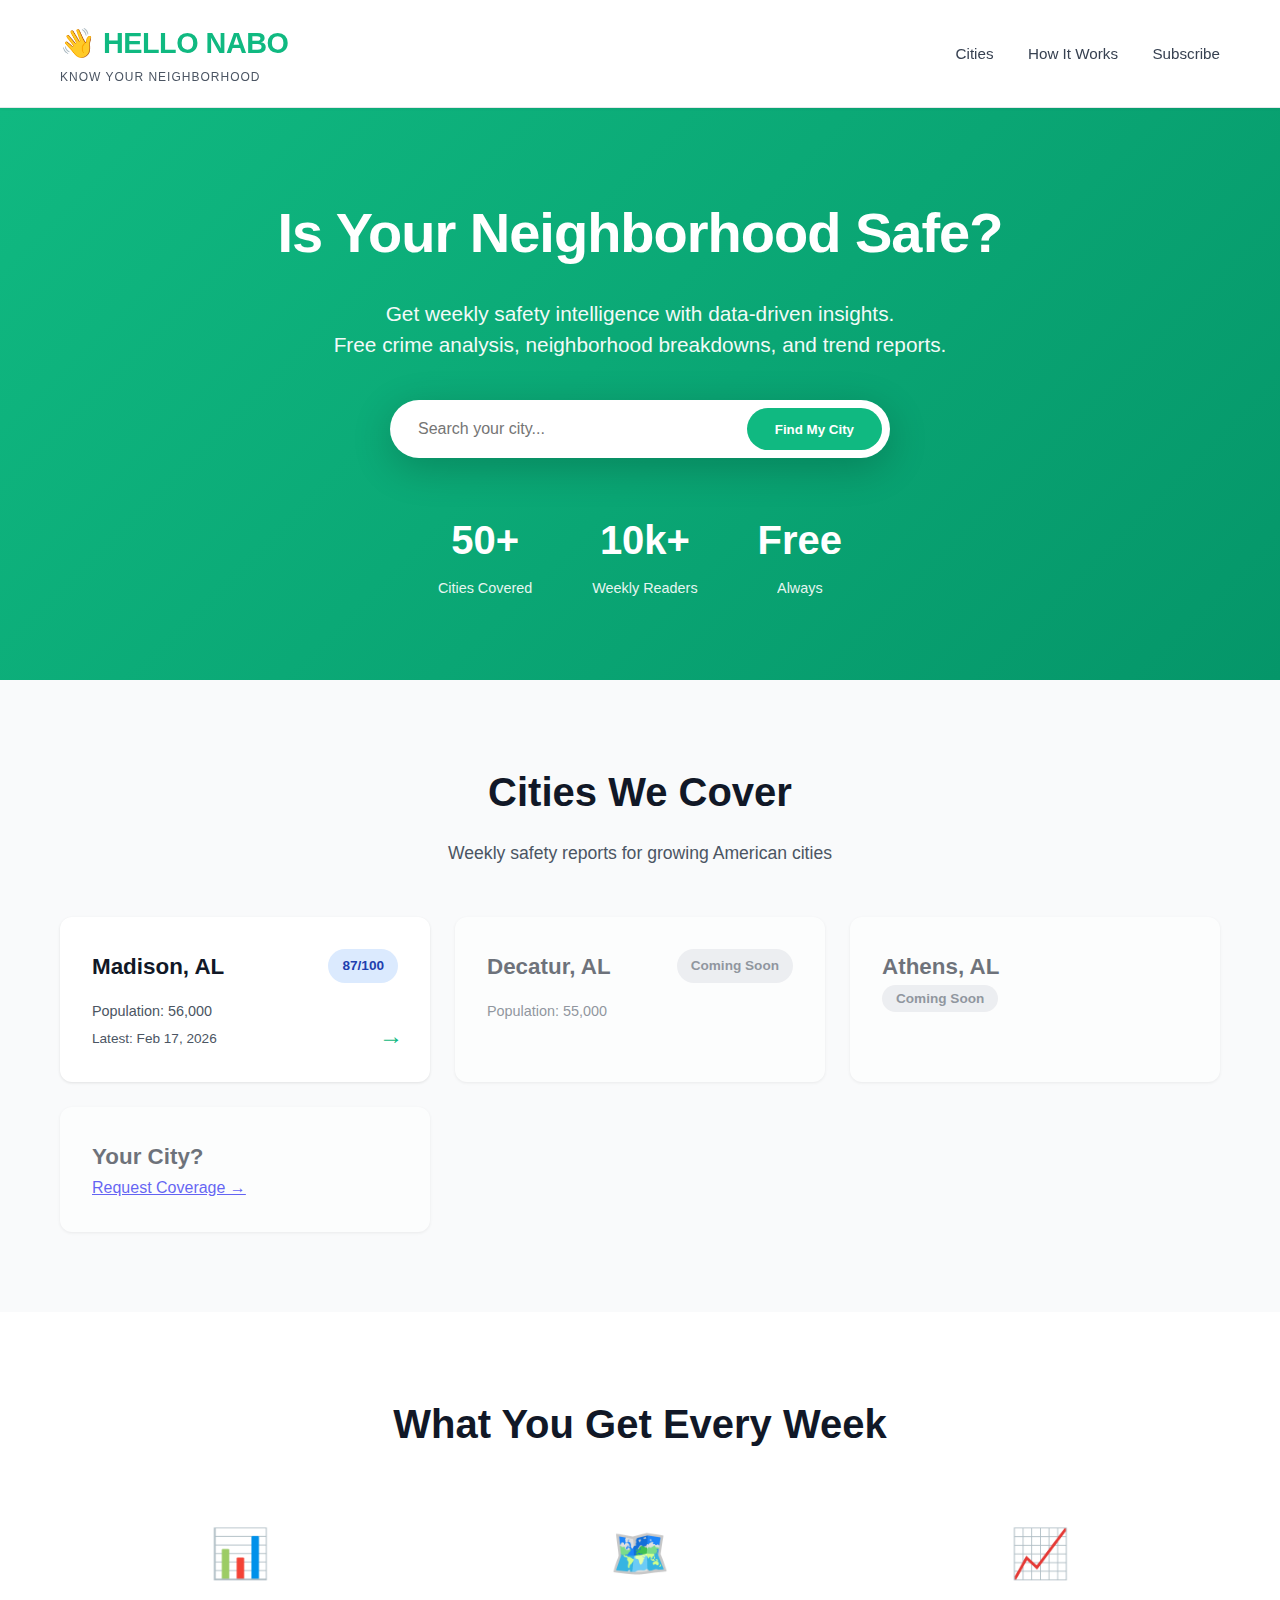
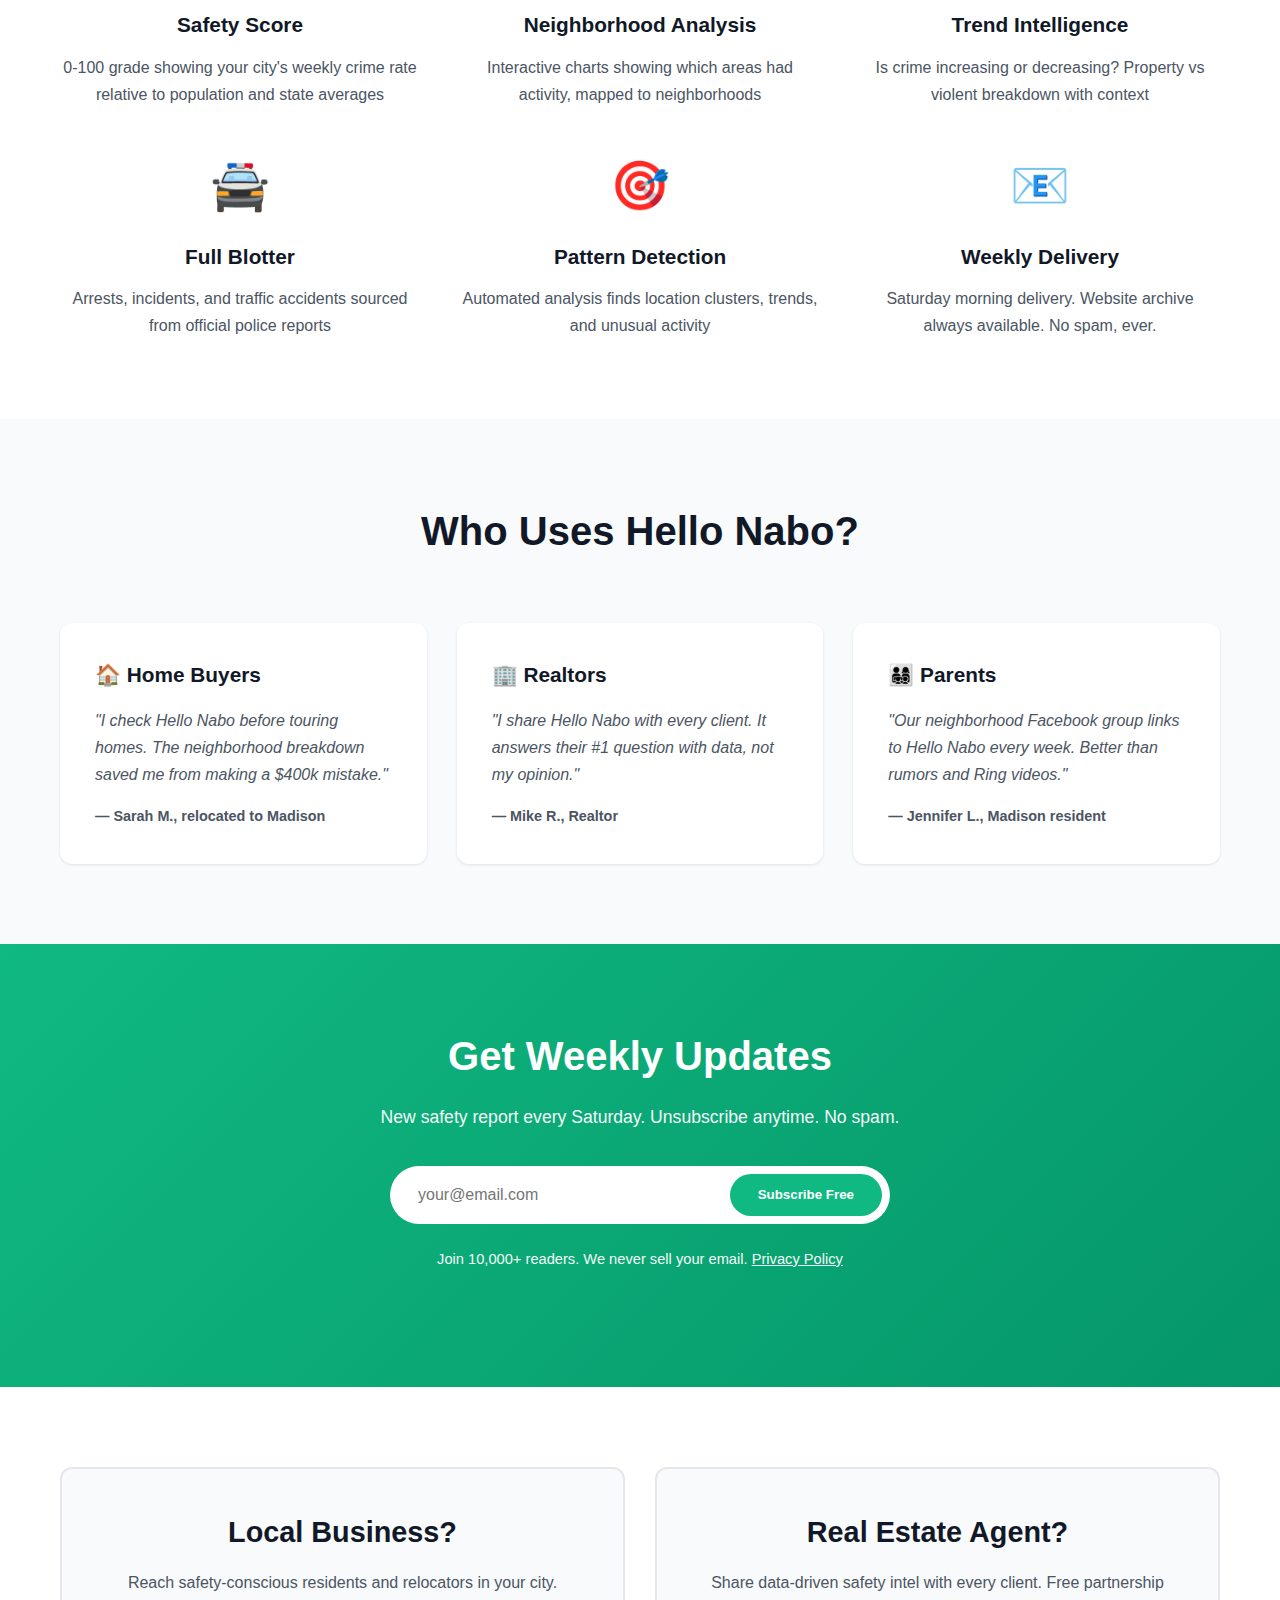
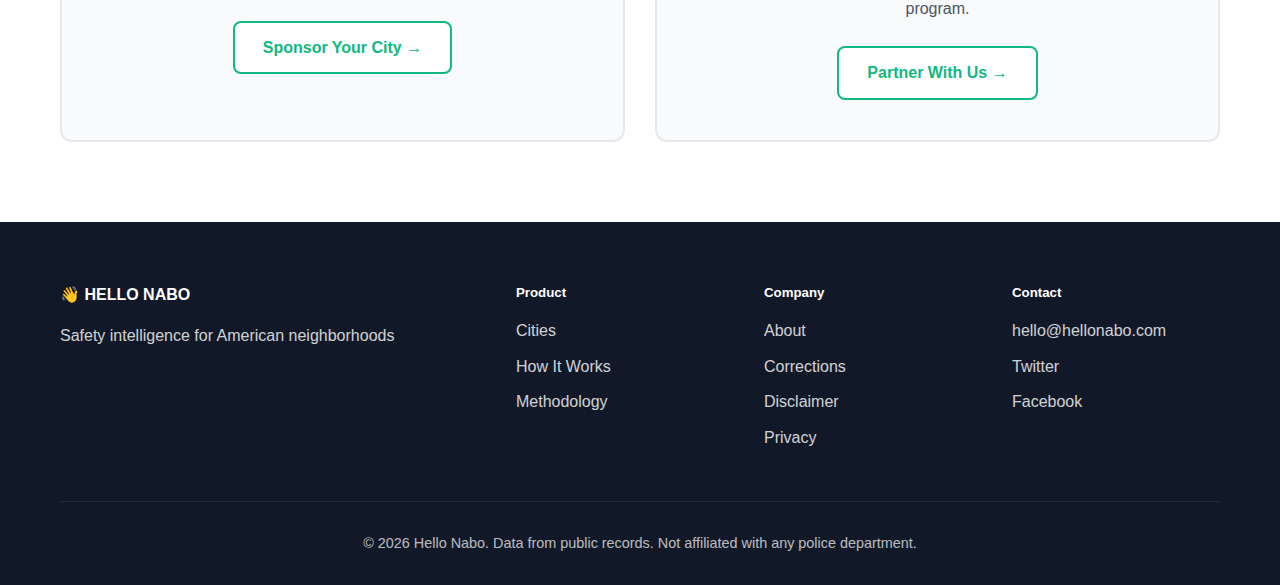
<file: index.html>
<!DOCTYPE html>
<html lang="en">
<head>
  <meta charset="UTF-8">
  <meta name="viewport" content="width=device-width, initial-scale=1.0">
  <title>Hello Nabo - Safety Intelligence for Your Neighborhood</title>
  <meta name="description" content="Weekly crime analysis and safety scores for growing American cities. Data-driven insights for residents and relocators.">
  <link rel="stylesheet" href="/style.css">
</head>
<body>
  <header>
    <div class="container">
      <div class="logo">
        <h1>👋 HELLO NABO</h1>
        <p class="tagline">Know your neighborhood</p>
      </div>
      <nav>
        <a href="#cities">Cities</a>
        <a href="#how-it-works">How It Works</a>
        <a href="#subscribe">Subscribe</a>
      </nav>
    </div>
  </header>

  <main>
    <section class="hero">
      <div class="container">
        <h2>Is Your Neighborhood Safe?</h2>
        <p class="lead">Get weekly safety intelligence with data-driven insights.<br>
        Free crime analysis, neighborhood breakdowns, and trend reports.</p>
        
        <div class="search-box">
          <input type="text" placeholder="Search your city..." id="citySearch">
          <button onclick="searchCity()">Find My City</button>
        </div>

        <div class="hero-stats">
          <div class="stat">
            <div class="stat-number">50+</div>
            <div class="stat-label">Cities Covered</div>
          </div>
          <div class="stat">
            <div class="stat-number">10k+</div>
            <div class="stat-label">Weekly Readers</div>
          </div>
          <div class="stat">
            <div class="stat-number">Free</div>
            <div class="stat-label">Always</div>
          </div>
        </div>
      </div>
    </section>

    <section id="cities" class="cities-section">
      <div class="container">
        <h3>Cities We Cover</h3>
        <p class="section-intro">Weekly safety reports for growing American cities</p>
        
        <div class="cities-grid">
          <a href="/madison-al/" class="city-card">
            <div class="city-header">
              <h4>Madison, AL</h4>
              <span class="safety-badge grade-b">87/100</span>
            </div>
            <p class="city-pop">Population: 56,000</p>
            <p class="city-latest">Latest: Feb 17, 2026</p>
            <div class="city-arrow">→</div>
          </a>

          <div class="city-card coming-soon">
            <div class="city-header">
              <h4>Decatur, AL</h4>
              <span class="coming-badge">Coming Soon</span>
            </div>
            <p class="city-pop">Population: 55,000</p>
          </div>

          <div class="city-card coming-soon">
            <h4>Athens, AL</h4>
            <span class="coming-badge">Coming Soon</span>
          </div>

          <div class="city-card coming-soon">
            <h4>Your City?</h4>
            <p><a href="mailto:hello@hellonabo.com">Request Coverage →</a></p>
          </div>
        </div>
      </div>
    </section>

    <section id="how-it-works" class="features-section">
      <div class="container">
        <h3>What You Get Every Week</h3>
        
        <div class="features-grid">
          <div class="feature">
            <div class="feature-icon">📊</div>
            <h4>Safety Score</h4>
            <p>0-100 grade showing your city's weekly crime rate relative to population and state averages</p>
          </div>

          <div class="feature">
            <div class="feature-icon">🗺️</div>
            <h4>Neighborhood Analysis</h4>
            <p>Interactive charts showing which areas had activity, mapped to neighborhoods</p>
          </div>

          <div class="feature">
            <div class="feature-icon">📈</div>
            <h4>Trend Intelligence</h4>
            <p>Is crime increasing or decreasing? Property vs violent breakdown with context</p>
          </div>

          <div class="feature">
            <div class="feature-icon">🚔</div>
            <h4>Full Blotter</h4>
            <p>Arrests, incidents, and traffic accidents sourced from official police reports</p>
          </div>

          <div class="feature">
            <div class="feature-icon">🎯</div>
            <h4>Pattern Detection</h4>
            <p>Automated analysis finds location clusters, trends, and unusual activity</p>
          </div>

          <div class="feature">
            <div class="feature-icon">📧</div>
            <h4>Weekly Delivery</h4>
            <p>Saturday morning delivery. Website archive always available. No spam, ever.</p>
          </div>
        </div>
      </div>
    </section>

    <section class="audience-section">
      <div class="container">
        <h3>Who Uses Hello Nabo?</h3>
        
        <div class="audience-grid">
          <div class="audience-card">
            <h4>🏠 Home Buyers</h4>
            <p>"I check Hello Nabo before touring homes. The neighborhood breakdown saved me from making a $400k mistake."</p>
            <span class="audience-name">— Sarah M., relocated to Madison</span>
          </div>

          <div class="audience-card">
            <h4>🏢 Realtors</h4>
            <p>"I share Hello Nabo with every client. It answers their #1 question with data, not my opinion."</p>
            <span class="audience-name">— Mike R., Realtor</span>
          </div>

          <div class="audience-card">
            <h4>👨‍👩‍👧‍👦 Parents</h4>
            <p>"Our neighborhood Facebook group links to Hello Nabo every week. Better than rumors and Ring videos."</p>
            <span class="audience-name">— Jennifer L., Madison resident</span>
          </div>
        </div>
      </div>
    </section>

    <section id="subscribe" class="subscribe-section">
      <div class="container">
        <h3>Get Weekly Updates</h3>
        <p>New safety report every Saturday. Unsubscribe anytime. No spam.</p>
        
        <form
          action="https://buttondown.email/api/emails/embed-subscribe/hellonabo"
          method="post"
          target="popupwindow"
          class="subscribe-form"
        >
          <input type="email" name="email" placeholder="your@email.com" required />
          <button type="submit">Subscribe Free</button>
        </form>
        
        <p class="privacy-note">
          <small>Join 10,000+ readers. We never sell your email. <a href="/privacy">Privacy Policy</a></small>
        </p>
      </div>
    </section>

    <section class="cta-section">
      <div class="container">
        <div class="cta-box">
          <h3>Local Business?</h3>
          <p>Reach safety-conscious residents and relocators in your city.</p>
          <a href="mailto:sponsor@hellonabo.com" class="btn-secondary">Sponsor Your City →</a>
        </div>

        <div class="cta-box">
          <h3>Real Estate Agent?</h3>
          <p>Share data-driven safety intel with every client. Free partnership program.</p>
          <a href="mailto:realtors@hellonabo.com" class="btn-secondary">Partner With Us →</a>
        </div>
      </div>
    </section>
  </main>

  <footer>
    <div class="container">
      <div class="footer-grid">
        <div class="footer-col">
          <h4>👋 HELLO NABO</h4>
          <p>Safety intelligence for American neighborhoods</p>
        </div>

        <div class="footer-col">
          <h5>Product</h5>
          <ul>
            <li><a href="#cities">Cities</a></li>
            <li><a href="#how-it-works">How It Works</a></li>
            <li><a href="/methodology">Methodology</a></li>
          </ul>
        </div>

        <div class="footer-col">
          <h5>Company</h5>
          <ul>
            <li><a href="/about">About</a></li>
            <li><a href="/corrections">Corrections</a></li>
            <li><a href="/disclaimer">Disclaimer</a></li>
            <li><a href="/privacy">Privacy</a></li>
          </ul>
        </div>

        <div class="footer-col">
          <h5>Contact</h5>
          <ul>
            <li><a href="mailto:hello@hellonabo.com">hello@hellonabo.com</a></li>
            <li><a href="https://twitter.com/hellonabo">Twitter</a></li>
            <li><a href="https://facebook.com/hellonabo">Facebook</a></li>
          </ul>
        </div>
      </div>

      <div class="footer-bottom">
        <p>&copy; 2026 Hello Nabo. Data from public records. Not affiliated with any police department.</p>
      </div>
    </div>
  </footer>

  <script>
    function searchCity() {
      const query = document.getElementById('citySearch').value.toLowerCase();
      if (query.includes('madison')) {
        window.location.href = '/madison-al/';
      } else {
        alert('City not yet available. Request coverage at hello@hellonabo.com');
      }
    }

    document.getElementById('citySearch').addEventListener('keypress', function(e) {
      if (e.key === 'Enter') {
        searchCity();
      }
    });
  </script>
</body>
</html>
</file>
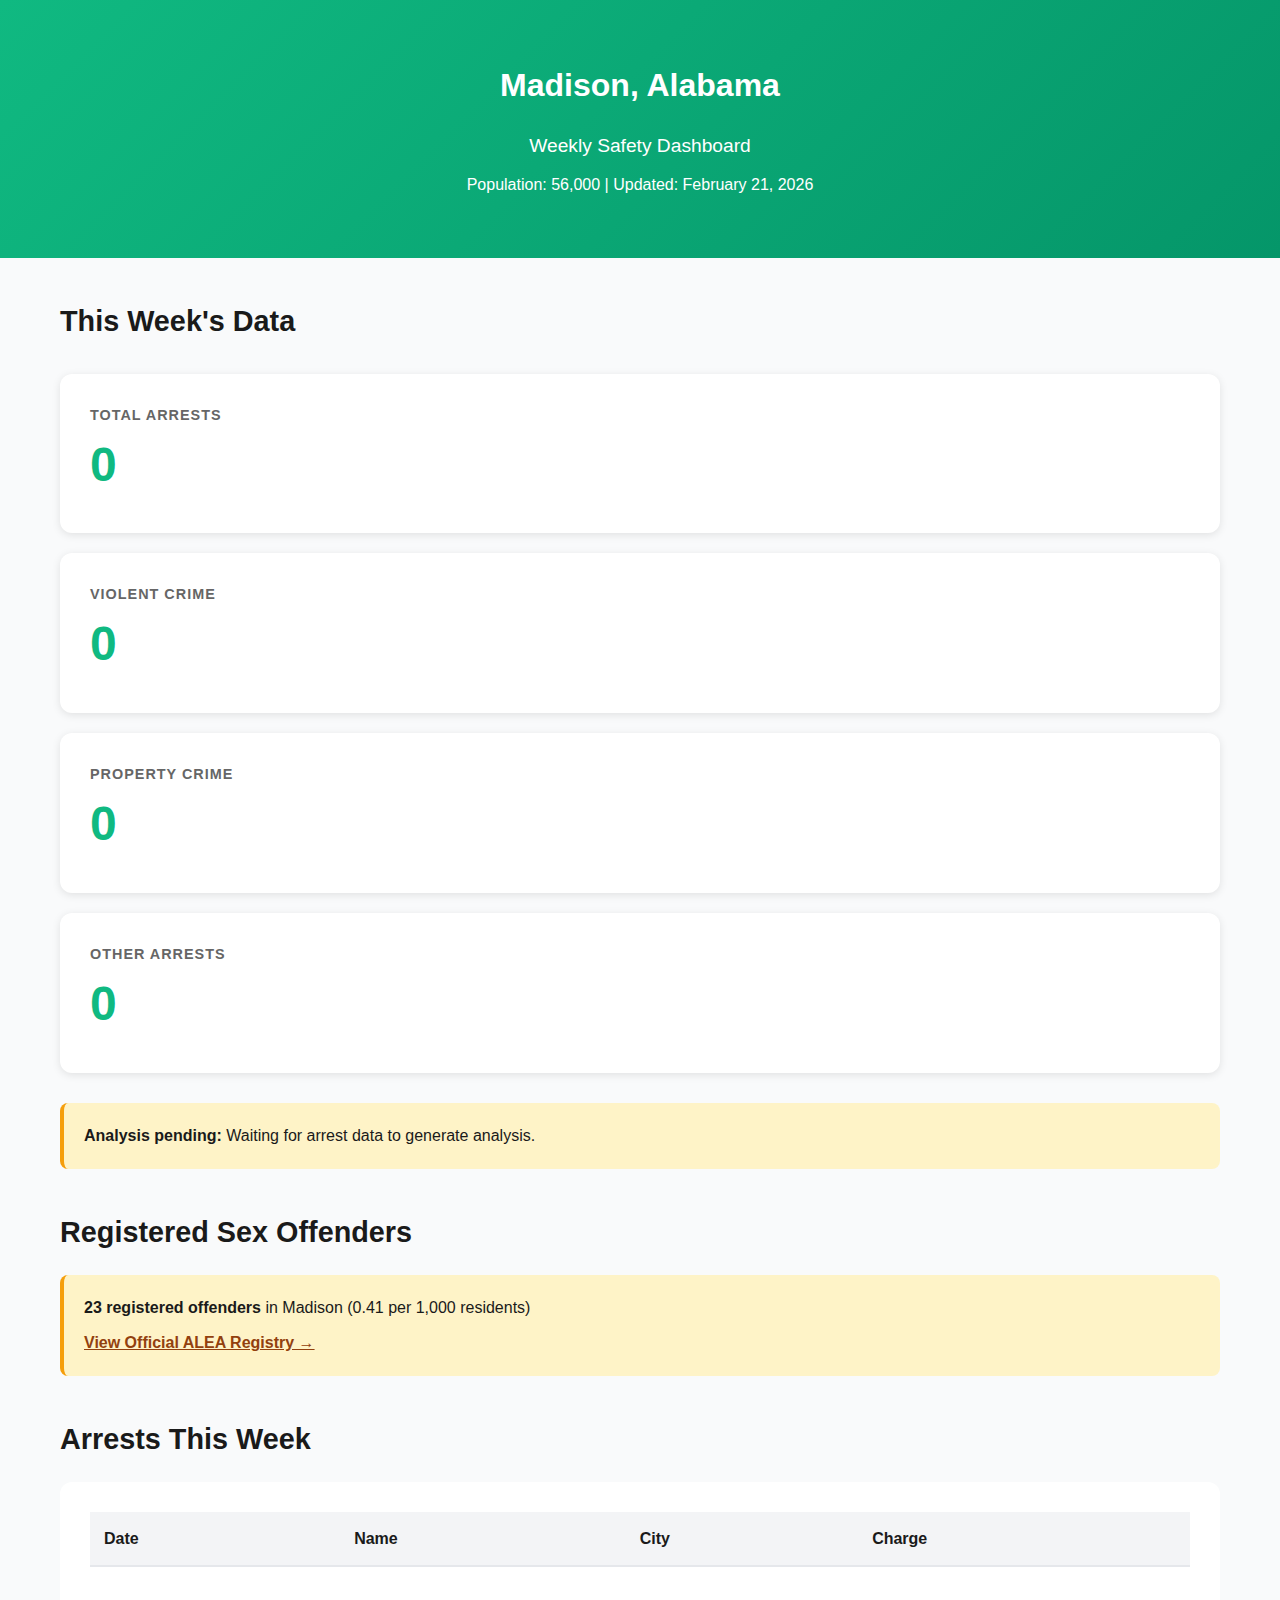
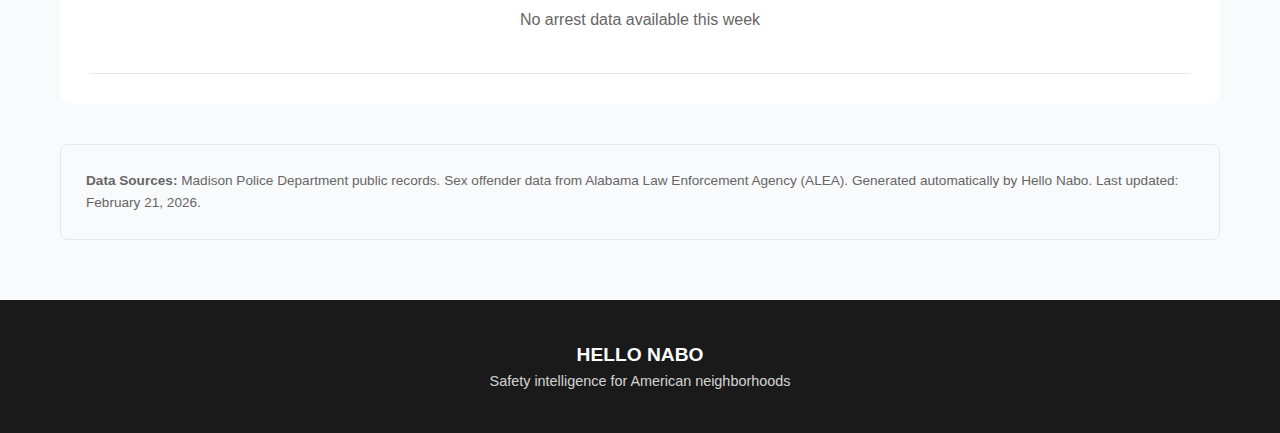
<file: madison-al/index.html>
<!DOCTYPE html>
<html lang="en">
<head>
<meta charset="UTF-8">
<meta name="viewport" content="width=device-width, initial-scale=1.0">
<title>Madison, Alabama Safety Dashboard | Hello Nabo</title>
<style>
* { margin: 0; padding: 0; box-sizing: border-box; }
body { font-family: -apple-system, BlinkMacSystemFont, 'Segoe UI', sans-serif; background: #f9fafb; color: #1a1a1a; line-height: 1.6; }
.hero { background: linear-gradient(135deg, #10b981 0%, #059669 100%); color: white; padding: 60px 20px; text-align: center; }
.score { font-size: 6em; font-weight: 800; margin: 20px 0; }
.container { max-width: 1200px; margin: 40px auto; padding: 0 20px; }
.stats-grid { display: grid; grid-template-columns: repeat(auto-fit, minmin(250px, 1fr)); gap: 20px; margin: 30px 0; }
.stat-card { background: white; padding: 30px; border-radius: 12px; box-shadow: 0 2px 8px rgba(0,0,0,0.1); }
.stat-value { font-size: 3em; font-weight: 800; color: #10b981; }
.stat-label { font-size: 0.9em; color: #666; text-transform: uppercase; letter-spacing: 1px; font-weight: 600; }
h2 { margin: 40px 0 20px; font-size: 1.8em; }
.table-container { background: white; padding: 30px; border-radius: 12px; margin: 20px 0; overflow-x: auto; }
table { width: 100%; border-collapse: collapse; }
th { background: #f3f4f6; padding: 14px; text-align: left; font-weight: 600; border-bottom: 2px solid #e5e7eb; }
td { padding: 14px; border-bottom: 1px solid #e5e7eb; }
.info-box { background: #f0f9ff; border-left: 4px solid #3b82f6; padding: 20px; margin: 20px 0; border-radius: 8px; }
.warning-box { background: #fef3c7; border-left: 4px solid #f59e0b; padding: 20px; margin: 20px 0; border-radius: 8px; }
footer { background: #1a1a1a; color: white; padding: 40px 20px; text-align: center; margin-top: 60px; }
</style>
</head>
<body>

<div class="hero">
  <h1>Madison, Alabama</h1>
  <p style="font-size:1.2em;margin-top:20px;">Weekly Safety Dashboard</p>
  <p style="margin-top:10px;">Population: 56,000 | Updated: February 21, 2026</p>
</div>

<div class="container">
  
  <h2>This Week's Data</h2>
  
  <div class="stats-grid">
    <div class="stat-card">
      <div class="stat-label">Total Arrests</div>
      <div class="stat-value">0</div>
    </div>
    
    <div class="stat-card">
      <div class="stat-label">Violent Crime</div>
      <div class="stat-value">0</div>
    </div>
    
    <div class="stat-card">
      <div class="stat-label">Property Crime</div>
      <div class="stat-value">0</div>
    </div>
    
    <div class="stat-card">
      <div class="stat-label">Other Arrests</div>
      <div class="stat-value">0</div>
    </div>
  </div>

  <div class="warning-box"><strong>Analysis pending:</strong> Waiting for arrest data to generate analysis.</div>

  <h2>Registered Sex Offenders</h2>
  <div class="warning-box">
    <p><strong>23 registered offenders</strong> in Madison (0.41 per 1,000 residents)</p>
    <p style="margin-top:10px;">
      <a href="https://app.alea.gov/community/wfSexOffenderSearch.aspx" target="_blank" style="color:#92400e;font-weight:600;">View Official ALEA Registry →</a>
    </p>
  </div>

  <h2>Arrests This Week</h2>
  <div class="table-container">
    <table>
<tr><th>Date</th><th>Name</th><th>City</th><th>Charge</th></tr>
<tr><td colspan='4' style='text-align:center;padding:40px;color:#666;'>No arrest data available this week</td></tr>
</table>
  </div>

  <div style="background:#f9fafb;padding:25px;border-radius:8px;margin:40px 0;border:1px solid #e5e7eb;">
    <p style="font-size:0.85em;color:#666;line-height:1.6;">
      <strong>Data Sources:</strong> Madison Police Department public records. 
      Sex offender data from Alabama Law Enforcement Agency (ALEA). 
      Generated automatically by Hello Nabo. Last updated: February 21, 2026.
    </p>
  </div>

</div>

<footer>
  <p style="font-size:1.2em;font-weight:700;">HELLO NABO</p>
  <p style="font-size:0.9em;opacity:0.8;">Safety intelligence for American neighborhoods</p>
</footer>

</body>
</html>
</file>
<file: style.css>
/* Hello Nabo - Neighborhood Safety Intelligence */
/* Warm, friendly, trustworthy design */

* {
  margin: 0;
  padding: 0;
  box-sizing: border-box;
}

:root {
  --primary: #10b981;
  --primary-dark: #059669;
  --secondary: #f59e0b;
  --danger: #ef4444;
  --warning: #f59e0b;
  --gray-50: #f9fafb;
  --gray-100: #f3f4f6;
  --gray-200: #e5e7eb;
  --gray-300: #d1d5db;
  --gray-600: #4b5563;
  --gray-700: #374151;
  --gray-900: #111827;
}

body {
  font-family: -apple-system, BlinkMacSystemFont, 'Segoe UI', 'Roboto', 'Helvetica', 'Arial', sans-serif;
  line-height: 1.6;
  color: var(--gray-900);
  background: #fff;
}

.container {
  max-width: 1200px;
  margin: 0 auto;
  padding: 0 20px;
}

/* Header */
header {
  background: #fff;
  border-bottom: 1px solid var(--gray-200);
  padding: 20px 0;
  position: sticky;
  top: 0;
  z-index: 100;
  box-shadow: 0 1px 3px rgba(0,0,0,0.05);
}

header .container {
  display: flex;
  justify-content: space-between;
  align-items: center;
}

.logo h1 {
  font-size: 1.8em;
  font-weight: 800;
  color: var(--primary);
  letter-spacing: -0.5px;
  margin-bottom: 2px;
}

.logo .tagline {
  font-size: 0.75em;
  color: var(--gray-600);
  font-weight: 500;
  text-transform: uppercase;
  letter-spacing: 1px;
}

nav a {
  margin-left: 30px;
  text-decoration: none;
  color: var(--gray-700);
  font-weight: 500;
  font-size: 0.95em;
  transition: color 0.2s;
}

nav a:hover {
  color: var(--primary);
}

/* Hero Section */
.hero {
  background: linear-gradient(135deg, #10b981 0%, #059669 100%);
  color: white;
  padding: 80px 0;
  text-align: center;
}

.hero h2 {
  font-size: 3.5em;
  font-weight: 800;
  margin-bottom: 20px;
  letter-spacing: -1px;
}

.hero .lead {
  font-size: 1.3em;
  margin-bottom: 40px;
  opacity: 0.95;
  max-width: 700px;
  margin-left: auto;
  margin-right: auto;
  line-height: 1.5;
}

.search-box {
  display: flex;
  max-width: 500px;
  margin: 0 auto 50px;
  gap: 10px;
  background: white;
  padding: 8px;
  border-radius: 50px;
  box-shadow: 0 10px 40px rgba(0,0,0,0.2);
}

.search-box input {
  flex: 1;
  border: none;
  padding: 12px 20px;
  font-size: 1em;
  border-radius: 40px;
  outline: none;
}

.search-box button {
  padding: 12px 28px;
  background: var(--primary);
  color: white;
  border: none;
  border-radius: 40px;
  font-weight: 600;
  cursor: pointer;
  transition: background 0.2s;
  white-space: nowrap;
}

.search-box button:hover {
  background: var(--primary-dark);
}

.hero-stats {
  display: flex;
  justify-content: center;
  gap: 60px;
  margin-top: 50px;
}

.stat {
  text-align: center;
}

.stat-number {
  font-size: 2.5em;
  font-weight: 800;
  margin-bottom: 5px;
}

.stat-label {
  font-size: 0.9em;
  opacity: 0.9;
  font-weight: 500;
}

/* Cities Section */
.cities-section {
  padding: 80px 0;
  background: var(--gray-50);
}

.cities-section h3 {
  font-size: 2.5em;
  text-align: center;
  margin-bottom: 15px;
  font-weight: 800;
}

.section-intro {
  text-align: center;
  color: var(--gray-600);
  margin-bottom: 50px;
  font-size: 1.1em;
}

.cities-grid {
  display: grid;
  grid-template-columns: repeat(auto-fill, minmax(280px, 1fr));
  gap: 25px;
}

.city-card {
  background: white;
  padding: 30px;
  border-radius: 12px;
  box-shadow: 0 1px 3px rgba(0,0,0,0.1);
  transition: all 0.3s;
  text-decoration: none;
  color: var(--gray-900);
  position: relative;
  border: 2px solid transparent;
}

.city-card:hover {
  transform: translateY(-4px);
  box-shadow: 0 10px 25px rgba(0,0,0,0.1);
  border-color: var(--primary);
}

.city-header {
  display: flex;
  justify-content: space-between;
  align-items: start;
  margin-bottom: 15px;
}

.city-card h4 {
  font-size: 1.4em;
  font-weight: 700;
  color: var(--gray-900);
}

.safety-badge {
  padding: 6px 14px;
  border-radius: 20px;
  font-size: 0.85em;
  font-weight: 700;
}

.grade-a {
  background: #d1fae5;
  color: #065f46;
}

.grade-b {
  background: #dbeafe;
  color: #1e40af;
}

.grade-c {
  background: #fef3c7;
  color: #92400e;
}

.city-pop {
  color: var(--gray-600);
  font-size: 0.9em;
  margin-bottom: 5px;
}

.city-latest {
  color: var(--gray-600);
  font-size: 0.85em;
}

.city-arrow {
  position: absolute;
  right: 25px;
  bottom: 25px;
  font-size: 1.5em;
  color: var(--primary);
  font-weight: bold;
}

.coming-soon {
  opacity: 0.6;
  cursor: default;
}

.coming-soon:hover {
  transform: none;
  box-shadow: 0 1px 3px rgba(0,0,0,0.1);
  border-color: transparent;
}

.coming-badge {
  padding: 6px 14px;
  border-radius: 20px;
  font-size: 0.85em;
  font-weight: 600;
  background: var(--gray-200);
  color: var(--gray-600);
}

/* Features Section */
.features-section {
  padding: 80px 0;
}

.features-section h3 {
  font-size: 2.5em;
  text-align: center;
  margin-bottom: 60px;
  font-weight: 800;
}

.features-grid {
  display: grid;
  grid-template-columns: repeat(auto-fit, minmax(300px, 1fr));
  gap: 40px;
}

.feature {
  text-align: center;
}

.feature-icon {
  font-size: 3em;
  margin-bottom: 15px;
}

.feature h4 {
  font-size: 1.3em;
  margin-bottom: 12px;
  font-weight: 700;
}

.feature p {
  color: var(--gray-600);
  line-height: 1.7;
}

/* Audience Section */
.audience-section {
  padding: 80px 0;
  background: var(--gray-50);
}

.audience-section h3 {
  font-size: 2.5em;
  text-align: center;
  margin-bottom: 60px;
  font-weight: 800;
}

.audience-grid {
  display: grid;
  grid-template-columns: repeat(auto-fit, minmax(300px, 1fr));
  gap: 30px;
}

.audience-card {
  background: white;
  padding: 35px;
  border-radius: 12px;
  box-shadow: 0 1px 3px rgba(0,0,0,0.1);
}

.audience-card h4 {
  font-size: 1.3em;
  margin-bottom: 15px;
  font-weight: 700;
}

.audience-card p {
  color: var(--gray-600);
  line-height: 1.7;
  font-style: italic;
  margin-bottom: 15px;
}

.audience-name {
  color: var(--gray-600);
  font-size: 0.9em;
  font-weight: 600;
}

/* Subscribe Section */
.subscribe-section {
  padding: 80px 0;
  text-align: center;
  background: linear-gradient(135deg, #10b981 0%, #059669 100%);
  color: white;
}

.subscribe-section h3 {
  font-size: 2.5em;
  margin-bottom: 15px;
  font-weight: 800;
}

.subscribe-section p {
  font-size: 1.1em;
  margin-bottom: 35px;
  opacity: 0.95;
}

.subscribe-form {
  display: flex;
  max-width: 500px;
  margin: 0 auto 20px;
  gap: 10px;
  background: white;
  padding: 8px;
  border-radius: 50px;
}

.subscribe-form input {
  flex: 1;
  border: none;
  padding: 12px 20px;
  font-size: 1em;
  border-radius: 40px;
  outline: none;
}

.subscribe-form button {
  padding: 12px 28px;
  background: var(--primary);
  color: white;
  border: none;
  border-radius: 40px;
  font-weight: 600;
  cursor: pointer;
  transition: background 0.2s;
  white-space: nowrap;
}

.subscribe-form button:hover {
  background: var(--primary-dark);
}

.privacy-note {
  opacity: 0.9;
  font-size: 0.9em;
}

.privacy-note a {
  color: white;
  text-decoration: underline;
}

/* CTA Section */
.cta-section {
  padding: 80px 0;
}

.cta-section .container {
  display: grid;
  grid-template-columns: repeat(auto-fit, minmax(300px, 1fr));
  gap: 30px;
}

.cta-box {
  background: var(--gray-50);
  padding: 40px;
  border-radius: 12px;
  text-align: center;
  border: 2px solid var(--gray-200);
}

.cta-box h3 {
  font-size: 1.8em;
  margin-bottom: 15px;
  font-weight: 700;
}

.cta-box p {
  color: var(--gray-600);
  margin-bottom: 25px;
  line-height: 1.6;
}

.btn-secondary {
  display: inline-block;
  padding: 12px 28px;
  background: white;
  color: var(--primary);
  border: 2px solid var(--primary);
  border-radius: 8px;
  text-decoration: none;
  font-weight: 600;
  transition: all 0.2s;
}

.btn-secondary:hover {
  background: var(--primary);
  color: white;
}

/* Footer */
footer {
  background: var(--gray-900);
  color: white;
  padding: 60px 0 30px;
}

.footer-grid {
  display: grid;
  grid-template-columns: 2fr 1fr 1fr 1fr;
  gap: 40px;
  margin-bottom: 40px;
}

.footer-col h4,
.footer-col h5 {
  margin-bottom: 15px;
  font-weight: 700;
}

.footer-col p {
  opacity: 0.8;
  line-height: 1.6;
}

.footer-col ul {
  list-style: none;
}

.footer-col li {
  margin-bottom: 10px;
}

.footer-col a {
  color: white;
  text-decoration: none;
  opacity: 0.8;
  transition: opacity 0.2s;
}

.footer-col a:hover {
  opacity: 1;
}

.footer-bottom {
  padding-top: 30px;
  border-top: 1px solid rgba(255,255,255,0.1);
  text-align: center;
  opacity: 0.7;
  font-size: 0.9em;
}

/* Mobile Responsive */
@media (max-width: 768px) {
  .hero h2 {
    font-size: 2.2em;
  }

  .hero .lead {
    font-size: 1.1em;
  }

  .hero-stats {
    flex-direction: column;
    gap: 30px;
  }

  .search-box {
    flex-direction: column;
    border-radius: 12px;
  }

  .search-box button {
    width: 100%;
  }

  .cities-grid {
    grid-template-columns: 1fr;
  }

  .features-grid {
    grid-template-columns: 1fr;
  }

  .audience-grid {
    grid-template-columns: 1fr;
  }

  .footer-grid {
    grid-template-columns: 1fr;
    gap: 30px;
  }

  nav {
    display: none;
  }

  .subscribe-form {
    flex-direction: column;
    border-radius: 12px;
  }

  .subscribe-form button {
    width: 100%;
  }
}
</file>
